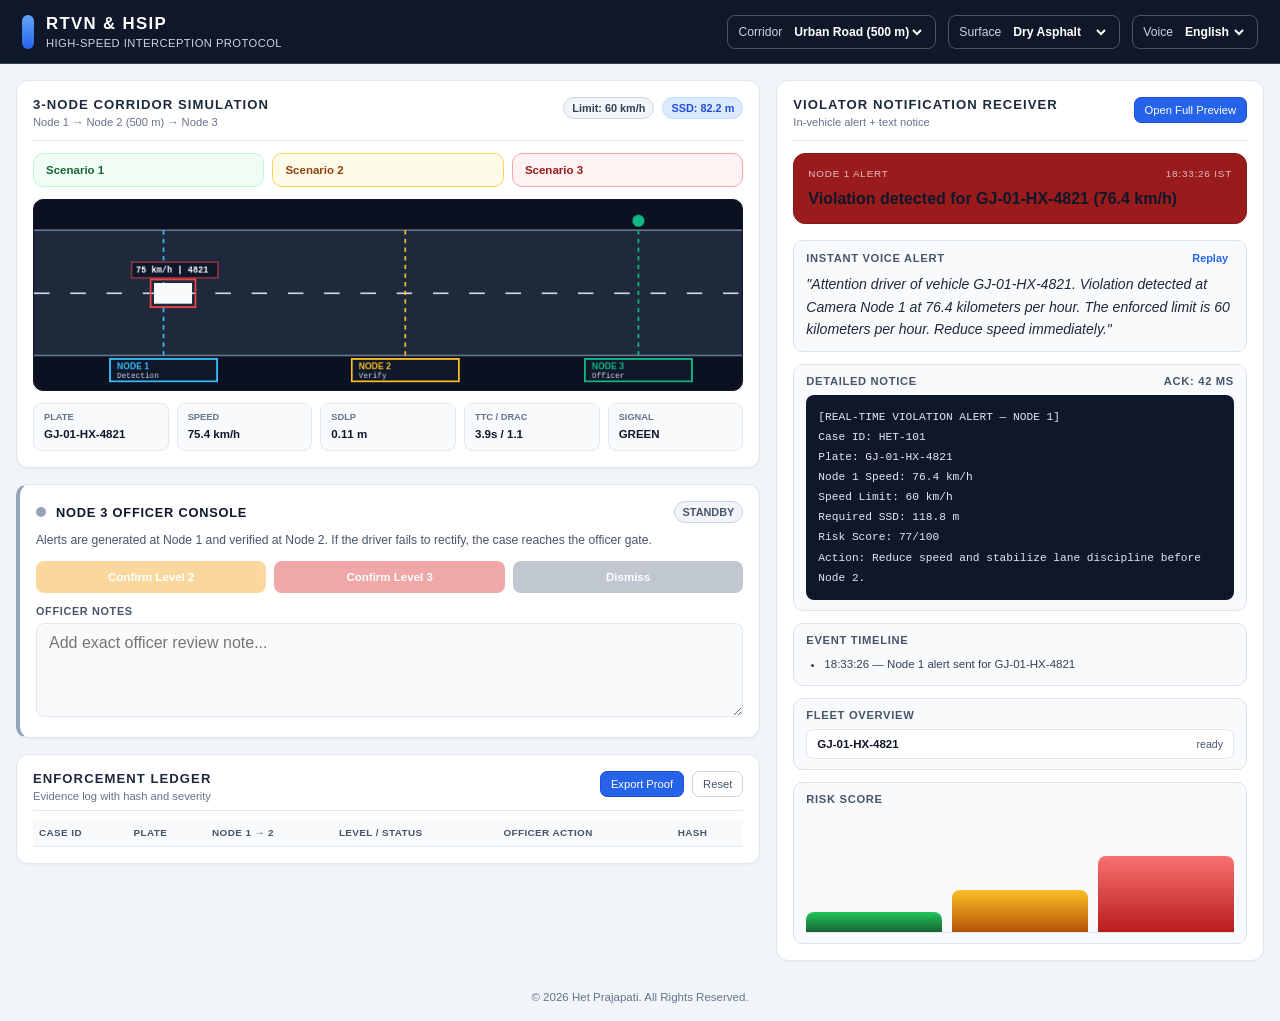
<file: index.html>
<!DOCTYPE html>
<html lang="en">
  <head>
    <meta charset="UTF-8" />
    <meta name="viewport" content="width=device-width, initial-scale=1.0" />
    <title>RTVN & HSIP | Real-Time Violation Notification</title>
    <link rel="stylesheet" href="styles.css" />
  </head>
  <body>
    <header class="topbar">
      <div class="brand-block">
        <div class="brand-bar"></div>
        <div>
          <h1>RTVN &amp; HSIP</h1>
          <p class="subtitle">High-Speed Interception Protocol</p>
        </div>
      </div>

      <div class="toolbar">
        <label>
          <span>Corridor</span>
          <select id="corridorSelect">
            <option value="500">Urban Road (500 m)</option>
            <option value="1000">Highway (1000 m)</option>
          </select>
        </label>

        <label>
          <span>Surface</span>
          <select id="weatherSelect">
            <option value="dry">Dry Asphalt</option>
            <option value="wet">Wet Monsoon</option>
          </select>
        </label>

        <label>
          <span>Voice</span>
          <select id="voiceSelect">
            <option value="en-IN">English</option>
            <option value="hi-IN">Hindi</option>
            <option value="gu-IN">Gujarati</option>
          </select>
        </label>
      </div>
    </header>

    <main class="app-shell">
      <section class="left-panel">
        <div class="card simulation-card">
          <div class="section-header">
            <div>
              <h2>3-Node Corridor Simulation</h2>
              <p id="corridorSummary">Node 1 → Node 2 (500 m) → Node 3</p>
            </div>

            <div class="badge-row">
              <span id="limitBadge" class="badge dark">Limit: 60 km/h</span>
              <span id="ssdBadge" class="badge blue">SSD: 82.1 m</span>
            </div>
          </div>

          <div class="scenario-row">
            <button class="scenario-btn" data-scenario="1">Scenario 1</button>
            <button class="scenario-btn" data-scenario="2">Scenario 2</button>
            <button class="scenario-btn" data-scenario="3">Scenario 3</button>
          </div>

          <div class="canvas-wrap">
            <canvas id="corridorCanvas" width="820" height="220"></canvas>
          </div>

          <div class="telemetry-grid">
            <div class="telemetry-box">
              <small>Plate</small>
              <strong id="telemetryPlate">--</strong>
            </div>

            <div class="telemetry-box">
              <small>Speed</small>
              <strong id="telemetrySpeed">0.0 km/h</strong>
            </div>

            <div class="telemetry-box">
              <small>SDLP</small>
              <strong id="telemetrySdlp">0.08 m</strong>
            </div>

            <div class="telemetry-box">
              <small>TTC / DRAC</small>
              <strong id="telemetrySafety">4.8s / 0.9</strong>
            </div>

            <div class="telemetry-box">
              <small>Signal</small>
              <strong id="telemetrySignal">GREEN</strong>
            </div>
          </div>
        </div>

        <div id="officerCard" class="card officer-card">
          <div class="officer-header">
            <div class="status-row">
              <span id="gateDot" class="dot idle"></span>
              <h3>Node 3 Officer Console</h3>
            </div>

            <span id="gateBadge" class="badge neutral">STANDBY</span>
          </div>

          <p id="officerSummary">
            Alerts are generated at Node 1 and verified at Node 2. If the driver fails to rectify, the case reaches the officer gate.
          </p>

          <div class="officer-actions">
            <button id="btnLevel2" class="action-btn level2" disabled>Confirm Level 2</button>
            <button id="btnLevel3" class="action-btn level3" disabled>Confirm Level 3</button>
            <button id="btnDismiss" class="action-btn dismiss" disabled>Dismiss</button>
          </div>

          <div class="notes-box">
            <label for="officerNotesInput">Officer Notes</label>
            <textarea id="officerNotesInput" rows="4" placeholder="Add exact officer review note..."></textarea>
          </div>
        </div>

        <div class="card ledger-card">
          <div class="section-header compact">
            <div>
              <h3>Enforcement Ledger</h3>
              <p>Evidence log with hash and severity</p>
            </div>

            <div class="header-actions">
              <button id="exportProofBtn" class="mini-btn primary">Export Proof</button>
              <button id="resetLedgerBtn" class="mini-btn">Reset</button>
            </div>
          </div>

          <div class="table-wrap">
            <table>
              <thead>
                <tr>
                  <th>Case ID</th>
                  <th>Plate</th>
                  <th>Node 1 → 2</th>
                  <th>Level / Status</th>
                  <th>Officer Action</th>
                  <th>Hash</th>
                </tr>
              </thead>
              <tbody id="ledgerBody"></tbody>
            </table>
          </div>
        </div>
      </section>

      <aside class="right-panel">
        <div class="card receiver-card">
          <div class="section-header">
            <div>
              <h2>Violator Notification Receiver</h2>
              <p>In-vehicle alert + text notice</p>
            </div>
            <button id="openNotificationBtn" class="mini-btn primary">Open Full Preview</button>
          </div>

          <div id="violatorBanner" class="banner neutral">
            <div class="banner-topline">
              <span id="bannerTag">CHANNEL READY</span>
              <span id="bannerTime">--:--:--</span>
            </div>
            <div id="bannerHeadline" class="banner-headline">
              Select a scenario to trigger a real-time dispatch.
            </div>
          </div>

          <div class="message-box">
            <div class="box-header">
              <label>Instant Voice Alert</label>
              <button id="replayVoiceBtn" class="link-btn">Replay</button>
            </div>
            <p id="voiceTranscript">"Awaiting vehicle entry at Camera Node 1..."</p>
          </div>

          <div class="message-box detailed-box">
            <div class="box-header">
              <label>Detailed Notice</label>
              <span id="ackLatency">ACK: 42 ms</span>
            </div>
            <pre id="detailedNoticeBox">[SYSTEM STANDBY]
• Camera Node 1 detects speeding and begins alert generation.
• Camera Node 2 verifies compliance.
• Camera Node 3 requires officer confirmation if the violation is not corrected.</pre>
          </div>

          <div class="timeline-box">
            <div class="box-header">
              <label>Event Timeline</label>
            </div>
            <ul id="timelineList" class="timeline-list">
              <li>Waiting for scenario...</li>
            </ul>
          </div>

          <div class="fleet-box">
            <div class="box-header">
              <label>Fleet Overview</label>
            </div>
            <div id="fleetList" class="fleet-list">
              <div class="fleet-item empty">No active vehicles</div>
            </div>
          </div>

          <div class="risk-box">
            <div class="box-header">
              <label>Risk Score</label>
            </div>
            <div id="riskChart" class="risk-chart">
              <div class="risk-bar low" style="height: 18%"></div>
              <div class="risk-bar mid" style="height: 38%"></div>
              <div class="risk-bar high" style="height: 74%"></div>
            </div>
          </div>
        </div>
      </aside>
    </main>

    <footer class="site-footer">
      &copy; 2026 Het Prajapati. All Rights Reserved.
    </footer>

    <script type="module" src="./js/app.js"></script>
  </body>
</html>
</file>
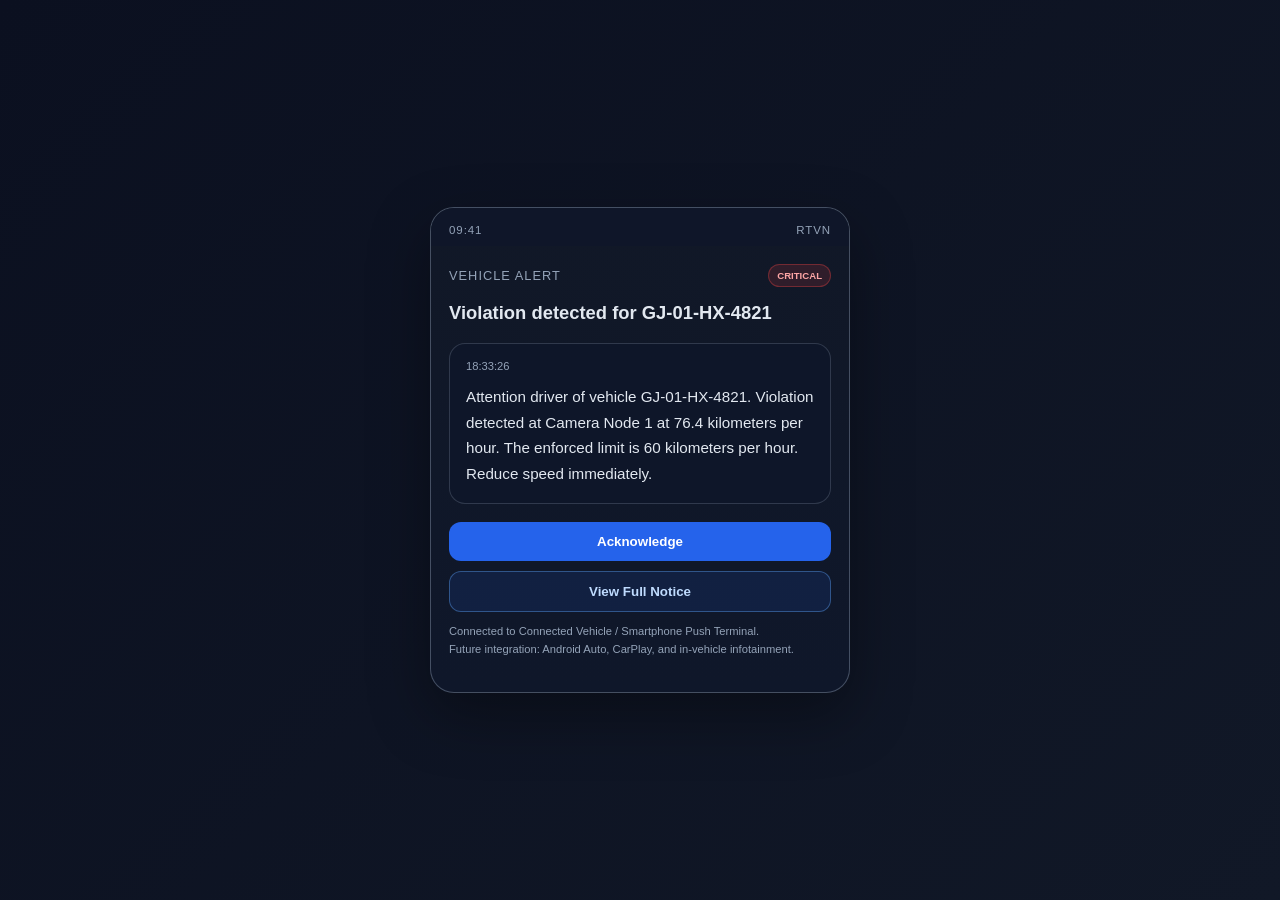
<file: notification-preview.html>
<!DOCTYPE html>
<html lang="en">
  <head>
    <meta charset="UTF-8" />
    <meta name="viewport" content="width=device-width, initial-scale=1.0" />
    <title>Violator Notification Preview</title>
    <style>
      :root {
        --bg: #0f172a;
        --panel: #111827;
        --soft: #1e293b;
        --text: #e2e8f0;
        --muted: #94a3b8;
        --amber: #f59e0b;
        --red: #ef4444;
        --green: #22c55e;
      }

      * { box-sizing: border-box; }
      body {
        margin: 0;
        background: linear-gradient(135deg, #0b1020, #111827);
        color: var(--text);
        font-family: Inter, "Segoe UI", sans-serif;
        min-height: 100vh;
        display: grid;
        place-items: center;
        padding: 30px;
      }

      .phone {
        width: min(420px, 100%);
        background: linear-gradient(180deg, #111827, #0f172a);
        border: 1px solid rgba(148,163,184,0.4);
        border-radius: 24px;
        box-shadow: 0 22px 60px rgba(0,0,0,0.35);
        overflow: hidden;
      }

      .status-bar {
        display: flex;
        justify-content: space-between;
        align-items: center;
        padding: 16px 18px 10px;
        color: var(--muted);
        font-size: 0.72rem;
        letter-spacing: 0.08em;
        text-transform: uppercase;
        background: rgba(15,23,42,0.9);
      }

      .phone-body {
        padding: 18px 18px 22px;
      }

      .app-header {
        display: flex;
        justify-content: space-between;
        align-items: center;
        gap: 12px;
        margin-bottom: 14px;
      }

      .brand {
        font-size: 0.8rem;
        letter-spacing: 0.08em;
        text-transform: uppercase;
        color: var(--muted);
      }

      .badge {
        font-size: 0.6rem;
        padding: 5px 8px;
        border-radius: 999px;
        font-weight: 700;
        text-transform: uppercase;
      }

      .badge.warn { background: rgba(245,158,11,.14); color: #fbbf24; border: 1px solid rgba(245,158,11,.35); }
      .badge.danger { background: rgba(239,68,68,.14); color: #fca5a5; border: 1px solid rgba(239,68,68,.35); }
      .badge.success { background: rgba(34,197,94,.12); color: #86efac; border: 1px solid rgba(34,197,94,.35); }

      .title {
        margin: 0;
        font-size: 1.15rem;
        line-height: 1.3;
      }

      .message-box {
        background: rgba(15,23,42,0.9);
        border: 1px solid rgba(148,163,184,0.25);
        border-radius: 16px;
        padding: 16px;
        margin-top: 18px;
      }

      .timestamp {
        color: var(--muted);
        font-size: 0.7rem;
        margin-bottom: 12px;
      }

      .notice {
        line-height: 1.7;
        color: #e2e8f0;
        font-size: 0.95rem;
      }

      .actions {
        display: grid;
        gap: 10px;
        margin-top: 18px;
      }

      .action-btn {
        padding: 12px 14px;
        border-radius: 12px;
        border: none;
        background: #2563eb;
        color: white;
        font-weight: 700;
      }

      .action-btn.secondary {
        background: rgba(37,99,235,0.12);
        color: #bfdbfe;
        border: 1px solid rgba(96,165,250,0.4);
      }

      .small-text {
        color: var(--muted);
        font-size: 0.7rem;
        line-height: 1.6;
      }
    </style>
  </head>
  <body>
    <div class="phone">
      <div class="status-bar">
        <span>09:41</span>
        <span>RTVN</span>
      </div>

      <div class="phone-body">
        <div class="app-header">
          <div class="brand">Vehicle Alert</div>
          <span id="severityBadge" class="badge warn">Warning</span>
        </div>

        <h1 id="headline" class="title">Violation Alert</h1>

        <div class="message-box">
          <div id="timestamp" class="timestamp">--:--</div>
          <div id="noticeText" class="notice">
            No notification yet.
          </div>
        </div>

        <div class="actions">
          <button class="action-btn">Acknowledge</button>
          <button class="action-btn secondary">View Full Notice</button>
        </div>

        <p class="small-text">
          Connected to Connected Vehicle / Smartphone Push Terminal.<br>
          Future integration: Android Auto, CarPlay, and in-vehicle infotainment.
        </p>
      </div>
    </div>

    <script src="./js/notification-preview.js"></script>
  </body>
</html>
</file>
<file: styles.css>
:root {
  --bg: #f1f5f9;
  --panel: #ffffff;
  --panel-border: #dfe7f1;
  --ink: #0f172a;
  --muted: #64748b;
  --blue: #2563eb;
  --blue-soft: #dbeafe;
  --amber: #f59e0b;
  --amber-soft: #fef3c7;
  --red: #dc2626;
  --red-soft: #fee2e2;
  --green: #16a34a;
  --green-soft: #dcfce7;
  --slate: #e2e8f0;
  --dark: #0b1120;
  --dark-soft: #1e293b;
  --warning: #fbbf24;
  --danger: #ef4444;
  --safe: #22c55e;
  --shadow: rgba(15, 23, 42, 0.08);
}

* {
  box-sizing: border-box;
}

html, body {
  margin: 0;
  padding: 0;
  background: var(--bg);
  color: var(--ink);
  font-family: Inter, "Segoe UI", sans-serif;
}

button, select, textarea {
  font: inherit;
}

.topbar {
  display: flex;
  align-items: center;
  justify-content: space-between;
  gap: 16px;
  background: linear-gradient(90deg, #0f172a, #111827);
  color: white;
  padding: 14px 22px;
  border-bottom: 1px solid #334155;
}

.brand-block {
  display: flex;
  align-items: center;
  gap: 12px;
}

.brand-bar {
  width: 12px;
  height: 34px;
  border-radius: 6px;
  background: linear-gradient(180deg, #60a5fa, #2563eb);
}

.brand-block h1 {
  margin: 0;
  font-size: 1.05rem;
  letter-spacing: 0.08em;
  text-transform: uppercase;
}

.subtitle {
  margin: 3px 0 0;
  color: #cbd5e1;
  font-size: 0.7rem;
  letter-spacing: 0.04em;
  text-transform: uppercase;
}

.toolbar {
  display: flex;
  flex-wrap: wrap;
  gap: 12px;
}

.toolbar label {
  display: flex;
  align-items: center;
  gap: 8px;
  background: rgba(15, 23, 42, 0.7);
  border: 1px solid #475569;
  border-radius: 8px;
  padding: 8px 10px;
  font-size: 0.76rem;
  color: #cbd5e1;
}

.toolbar select {
  background: transparent;
  border: none;
  color: white;
  outline: none;
  font-weight: 600;
}

.app-shell {
  max-width: 1500px;
  margin: 0 auto;
  padding: 16px;
  display: grid;
  grid-template-columns: 1.45fr 0.95fr;
  gap: 16px;
}

.left-panel, .right-panel {
  display: flex;
  flex-direction: column;
  gap: 16px;
}

.card {
  background: var(--panel);
  border: 1px solid var(--panel-border);
  border-radius: 12px;
  box-shadow: 0 1px 2px rgba(15, 23, 42, 0.04);
  padding: 16px;
}

.section-header {
  display: flex;
  justify-content: space-between;
  align-items: flex-start;
  gap: 12px;
  padding-bottom: 12px;
  margin-bottom: 12px;
  border-bottom: 1px solid #e2e8f0;
}

.section-header.compact {
  margin-bottom: 8px;
  padding-bottom: 8px;
}

.section-header h2,
.section-header h3 {
  margin: 0;
  font-size: 0.82rem;
  letter-spacing: 0.08em;
  text-transform: uppercase;
  color: #1e293b;
}

.section-header p {
  margin: 4px 0 0;
  font-size: 0.7rem;
  color: var(--muted);
}

.badge-row {
  display: flex;
  flex-wrap: wrap;
  gap: 8px;
}

.badge {
  display: inline-flex;
  align-items: center;
  padding: 4px 8px;
  border-radius: 999px;
  font-size: 0.68rem;
  font-weight: 700;
  border: 1px solid transparent;
}

.badge.dark {
  background: #f1f5f9;
  color: #334155;
  border-color: #cbd5e1;
}

.badge.blue {
  background: #dbeafe;
  color: #1d4ed8;
  border-color: #bfdbfe;
}

.badge.neutral {
  background: #f1f5f9;
  color: #475569;
  border-color: #cbd5e1;
}

.badge.warning {
  background: #fef3c7;
  color: #92400e;
  border-color: #fcd34d;
}

.badge.success {
  background: #dcfce7;
  color: #166534;
  border-color: #86efac;
}

.badge.error {
  background: #fee2e2;
  color: #991b1b;
  border-color: #fca5a5;
}

.scenario-row {
  display: grid;
  grid-template-columns: repeat(3, minmax(0, 1fr));
  gap: 8px;
  margin-bottom: 12px;
}

.scenario-btn {
  border: 1px solid #bbf7d0;
  background: #f0fdf4;
  color: #166534;
  border-radius: 10px;
  padding: 10px 12px;
  font-size: 0.72rem;
  font-weight: 700;
  text-align: left;
  cursor: pointer;
  transition: transform 0.15s ease, background 0.15s ease;
}

.scenario-btn:hover {
  transform: translateY(-1px);
  background: #dcfce7;
}

.scenario-btn[data-scenario="2"] {
  border-color: #fcd34d;
  background: #fffbeb;
  color: #92400e;
}

.scenario-btn[data-scenario="3"] {
  border-color: #fca5a5;
  background: #fef2f2;
  color: #991b1b;
}

.canvas-wrap {
  border: 1px solid #0f172a;
  border-radius: 10px;
  overflow: hidden;
  background: #0b1120;
}

canvas {
  display: block;
  width: 100%;
  height: auto;
}

.telemetry-grid {
  display: grid;
  grid-template-columns: repeat(5, minmax(0, 1fr));
  gap: 8px;
  margin-top: 12px;
}

.telemetry-box {
  background: #f8fafc;
  border: 1px solid #e2e8f0;
  border-radius: 8px;
  padding: 8px 10px;
}

.telemetry-box small {
  display: block;
  color: var(--muted);
  text-transform: uppercase;
  font-size: 0.58rem;
  font-weight: 700;
}

.telemetry-box strong {
  display: block;
  margin-top: 4px;
  font-size: 0.72rem;
  line-height: 1.4;
}

.officer-card {
  border-left: 4px solid #94a3b8;
  transition: all 0.2s ease;
}

.officer-card.active {
  border-left-color: #f59e0b;
  background: #fffaf0;
}

.officer-header {
  display: flex;
  justify-content: space-between;
  align-items: center;
  gap: 8px;
  margin-bottom: 8px;
}

.status-row {
  display: flex;
  align-items: center;
  gap: 10px;
}

.status-row h3 {
  margin: 0;
  font-size: 0.8rem;
  letter-spacing: 0.06em;
  text-transform: uppercase;
}

.dot {
  width: 10px;
  height: 10px;
  border-radius: 50%;
  display: inline-block;
  background: #94a3b8;
}

.dot.idle {
  background: #94a3b8;
}

.dot.active {
  background: #f59e0b;
  box-shadow: 0 0 0 6px rgba(245, 158, 11, 0.12);
}

.officer-card p {
  margin: 0 0 12px;
  line-height: 1.5;
  color: #475569;
  font-size: 0.76rem;
}

.officer-actions {
  display: grid;
  grid-template-columns: repeat(3, minmax(0, 1fr));
  gap: 8px;
}

.action-btn, .mini-btn, .link-btn {
  cursor: pointer;
}

.action-btn {
  border: none;
  border-radius: 8px;
  padding: 10px 8px;
  font-size: 0.72rem;
  font-weight: 700;
  color: white;
}

.action-btn:disabled {
  opacity: 0.4;
  cursor: not-allowed;
}

.action-btn.level2 {
  background: #f59e0b;
}

.action-btn.level3 {
  background: #dc2626;
}

.action-btn.dismiss {
  background: #64748b;
}

.notes-box {
  margin-top: 12px;
}

.notes-box label {
  display: block;
  font-size: 0.68rem;
  letter-spacing: 0.06em;
  text-transform: uppercase;
  color: #475569;
  margin-bottom: 6px;
  font-weight: 700;
}

.notes-box textarea {
  width: 100%;
  border: 1px solid #dfe7f1;
  border-radius: 8px;
  padding: 10px 12px;
  resize: vertical;
  min-height: 90px;
  background: #f8fafc;
  color: var(--ink);
  outline: none;
}

.header-actions {
  display: flex;
  gap: 8px;
  align-items: center;
}

.mini-btn {
  border: 1px solid #cbd5e1;
  background: white;
  color: #475569;
  padding: 6px 10px;
  border-radius: 7px;
  font-size: 0.7rem;
}

.mini-btn.primary {
  background: #2563eb;
  border-color: #1d4ed8;
  color: white;
}

.table-wrap {
  overflow-x: auto;
}

table {
  width: 100%;
  border-collapse: collapse;
  font-size: 0.7rem;
}

th, td {
  text-align: left;
  padding: 8px 6px;
  border-bottom: 1px solid #e2e8f0;
  vertical-align: top;
}

thead th {
  background: #f8fafc;
  color: #475569;
  text-transform: uppercase;
  letter-spacing: 0.04em;
  font-size: 0.62rem;
}

tbody td {
  color: #0f172a;
  font-family: "SFMono-Regular", Consolas, monospace;
}

tbody tr.severity-warning {
  background: rgba(245, 158, 11, 0.05);
}

tbody tr.severity-amber {
  background: rgba(251, 191, 36, 0.06);
}

tbody tr.severity-danger {
  background: rgba(239, 68, 68, 0.06);
}

tbody tr.severity-success {
  background: rgba(34, 197, 94, 0.05);
}

.receiver-card {
  min-height: 100%;
}

.banner {
  border-radius: 12px;
  padding: 14px 14px 12px;
  border: 1px solid transparent;
  margin-bottom: 16px;
}

.banner.neutral {
  background: #0f172a;
  border-color: #334155;
  color: white;
}

.banner.warning {
  background: #b45309;
  border-color: #92400e;
}

.banner.danger {
  background: #991b1b;
  border-color: #7f1d1d;
}

.banner.success {
  background: #166534;
  border-color: #14532d;
}

.banner-topline {
  display: flex;
  justify-content: space-between;
  gap: 8px;
  font-size: 0.62rem;
  letter-spacing: 0.08em;
  text-transform: uppercase;
  color: rgba(255, 255, 255, 0.72);
}

.banner-headline {
  margin-top: 8px;
  font-size: 1rem;
  font-weight: 700;
  line-height: 1.5;
}

.message-box {
  border: 1px solid #dbe2ea;
  border-radius: 10px;
  background: #f8fafc;
  padding: 10px 12px;
  margin-bottom: 12px;
}

.box-header {
  display: flex;
  justify-content: space-between;
  align-items: center;
  gap: 8px;
  margin-bottom: 8px;
  font-size: 0.7rem;
  color: #475569;
  text-transform: uppercase;
  letter-spacing: 0.06em;
  font-weight: 700;
}

.link-btn {
  background: transparent;
  border: none;
  color: #2563eb;
  font-weight: 700;
  font-size: 0.68rem;
}

#voiceTranscript {
  margin: 0;
  font-style: italic;
  color: #1e293b;
  line-height: 1.6;
  font-size: 0.88rem;
}

.detailed-box pre {
  margin: 0;
  white-space: pre-line;
  background: #0f172a;
  color: #e2e8f0;
  border-radius: 8px;
  padding: 12px;
  font-size: 0.7rem;
  line-height: 1.8;
  font-family: "SFMono-Regular", Consolas, monospace;
  min-height: 180px;
}

.timeline-box, .fleet-box, .risk-box {
  border: 1px solid #dbe2ea;
  border-radius: 10px;
  background: #f8fafc;
  padding: 10px 12px;
  margin-top: 12px;
}

.timeline-list {
  margin: 0;
  padding-left: 18px;
  color: #334155;
  font-size: 0.72rem;
  line-height: 1.8;
}

.fleet-list {
  display: flex;
  flex-direction: column;
  gap: 8px;
}

.fleet-item {
  background: white;
  border: 1px solid #dfe7f1;
  border-radius: 8px;
  padding: 8px 10px;
  font-size: 0.72rem;
  color: #0f172a;
  display: flex;
  justify-content: space-between;
  gap: 8px;
}

.fleet-item.empty {
  color: var(--muted);
  font-style: italic;
}

.fleet-item .plate {
  font-weight: 700;
}

.fleet-item .state {
  font-size: 0.66rem;
  color: #475569;
}

.risk-chart {
  display: flex;
  align-items: flex-end;
  gap: 10px;
  height: 120px;
  padding-top: 10px;
  border-bottom: 1px solid #dfe7f1;
}

.risk-bar {
  flex: 1;
  border-radius: 8px 8px 0 0;
  min-height: 20px;
}

.risk-bar.low {
  background: linear-gradient(180deg, #22c55e, #166534);
}

.risk-bar.mid {
  background: linear-gradient(180deg, #fbbf24, #b45309);
}

.risk-bar.high {
  background: linear-gradient(180deg, #f87171, #b91c1c);
}

.live-badge {
  display: inline-flex;
  align-items: center;
  gap: 6px;
  background: #dcfce7;
  color: #166534;
  border: 1px solid #86efac;
  border-radius: 999px;
  padding: 5px 8px;
  font-size: 0.65rem;
  font-weight: 700;
  text-transform: uppercase;
}

.live-badge::before {
  content: "";
  width: 7px;
  height: 7px;
  border-radius: 50%;
  background: #22c55e;
  display: inline-block;
}

.site-footer {
  text-align: center;
  color: var(--muted);
  font-size: 0.72rem;
  padding: 14px 10px 18px;
}

@media (max-width: 980px) {
  .app-shell {
    grid-template-columns: 1fr;
  }

  .telemetry-grid {
    grid-template-columns: repeat(2, minmax(0, 1fr));
  }

  .topbar {
    flex-direction: column;
    align-items: stretch;
  }
}

@media (max-width: 640px) {
  .scenario-row,
  .officer-actions,
  .telemetry-grid {
    grid-template-columns: 1fr;
  }
}
</file>
